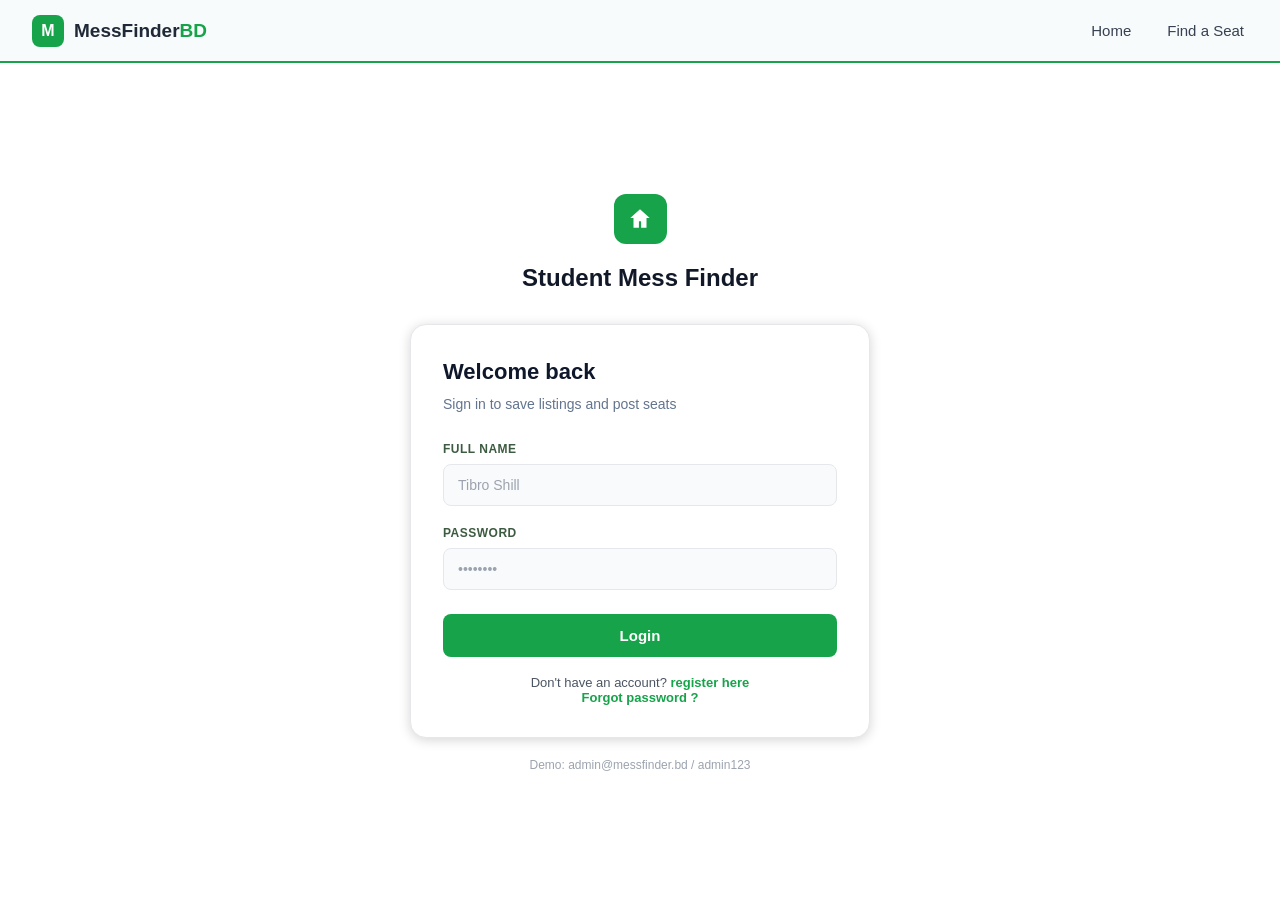
<file: html_files/login.html>
<!DOCTYPE html>
<html lang="en">

<head>
    <meta charset="UTF-8">
    <meta name="viewport" content="width=device-width, initial-scale=1.0">
    <title>Login</title>
    <link rel="stylesheet" href="../css_files/nav.css">
    <link rel="stylesheet" href="../css_files/login.css">
</head>

<body>
    <nav class="navbar" style="background-color: #f0f7f78a;">
        <div class="brand">
            <div class="logo-icon">M</div>
            <div class="brand-name">MessFinder<span>BD</span></div>
        </div>

        <input type="checkbox" id="nav-toggle" class="nav-toggle" style="display:none;">
        <label for="nav-toggle" class="menu-toggle">
            <span></span>
            <span></span>
            <span></span>
        </label>

        <div class="nav-links">
            <a href="/PUC_project_git/Mess_Finder_Project/php_files/index.php">Home</a>
            <a href="#">Find a Seat</a>
        </div>

        <!-- <div class="nav-actions">
            <a href="login.html" class="login-link">Login</a>
            <a href="registration_form.html" class="register-btn">Register</a>
        </div> -->
    </nav>

    <!-- <section>
        <div class="st_icno">
            <span>M</span>
        </div>
        <h1 style="text-align: center; padding-left: 20px;">Student Mess Finder</h1>
    </section> -->

    <section>
        <div class="login-wrapper">
            <div class="login-page">
                <div class="home_logo-icon">
                    <svg viewBox="0 0 24 24" xmlns="http://www.w3.org/2000/svg">
                        <path d="M12 3l9 8h-3v9h-5v-6H11v6H6v-9H3z" />
                    </svg>
                </div>
                <h1 class="brand-title">Student Mess Finder</h1>

                <div class="login-card">
                    <h1 class="wel-note">Welcome back</h1>
                    <p class="wel-note-sub">Sign in to save listings and post seats</p>

                    <!-- eikhan theke form suru -->
                    <form action="/PUC_project_git/Mess_Finder_Project/php_files/login.php" method="post">
                        <div class="form-group">
                            <!-- <label for="email">Email</label>
                            <input type="email" id="email" name="email" placeholder="admin@messfinder.bd" required> -->
                            <label for="full_name">Full Name</label>
                            <input type="text" id="userName" name="full_name" placeholder="Tibro Shill" required>
                        </div>

                        <div class="form-group">
                            <label for="password">Password</label>
                            <input type="password" id="password" name="password" placeholder="••••••••" required>
                        </div>

                        <button type="submit" class="login-btn" name="login">Login</button>
                    </form>

                    <p class="form-footer">
                        
                        Don't have an account? <a href="registration_form.html">register here</a> <br>
                        <a href="/Mess_Finder_Project/html_files/badam.html">Forgot password ?</a>
                    </p>
                </div>

                <p class="demo-note">Demo: admin@messfinder.bd / admin123</p>
            </div>
        </div>
    </section>
</body>

</html>
</file>
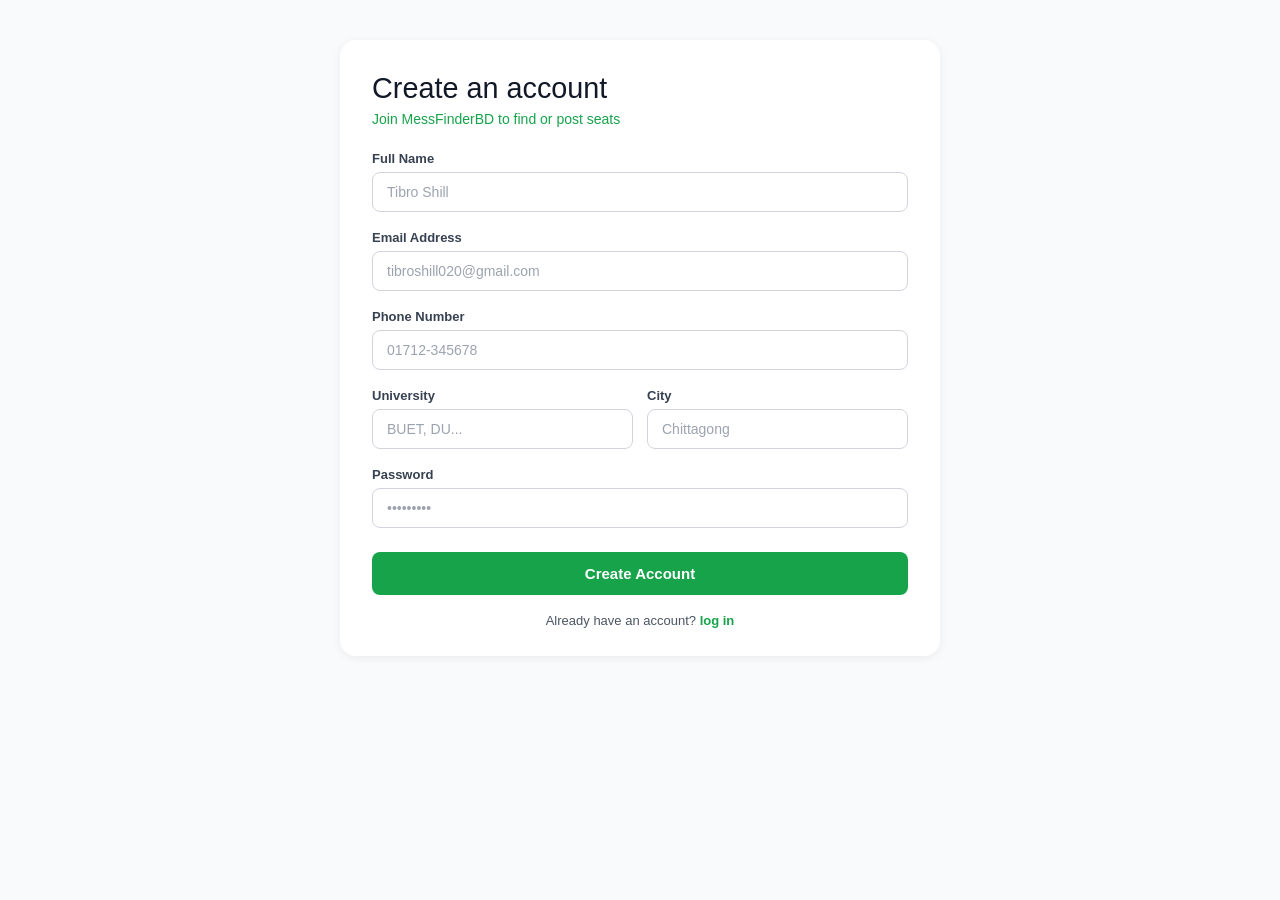
<file: html_files/registration_form.html>
<!DOCTYPE html>
<html lang="en">

<head>
    <meta charset="UTF-8">
    <meta name="viewport" content="width=device-width, initial-scale=1.0">
    <title>Registration</title>
    <link rel="stylesheet" href="../css_files/registration.css">
    <link rel="stylesheet" href="../css_files/nav.css">
</head>

<body>

     
    <div class="form-card">
        <h1 class="form-title">Create an account</h1>
        <p class="form-subtitle">Join MessFinderBD to find or post seats</p>

        <form action="/PUC_project_git/Mess_Finder_Project/php_files/registration.php" method="post">
            <div class="form-group">
                <label for="full_name">Full Name</label>
                <input type="text" id="userName" name="full_name" placeholder="Tibro Shill" required>
            </div>

            <div class="form-group">
                <label for="email">Email Address</label>
                <input type="email" id="email" name="email" placeholder="tibroshill020@gmail.com" required>
            </div>

            <div class="form-group">
                <label for="phone">Phone Number</label>
                <input type="tel" id="phone" name="phone" placeholder="01712-345678" required>
            </div>

            <div class="form-row">
                <div class="form-group">
                    <label for="university">University</label>
                    <input type="text" id="university" name="university" placeholder="BUET, DU..." required>
                </div>
                <div class="form-group">
                    <label for="city">City</label>
                    <input type="text" id="city" name="city" placeholder="Chittagong">
                </div>
            </div>

            <div class="form-group">
                <label for="password">Password</label>
                <input type="password" id="password" name="password" placeholder="•••••••••" required>
            </div>

            <button type="submit" class="submit-btn">Create Account</button>
        </form>

        <p class="form-footer">
            Already have an account? <a href="login.html">log in</a>
        </p>
    </div>
    <script src="/js_files/index.js"></script>
</body>
</html>
</file>
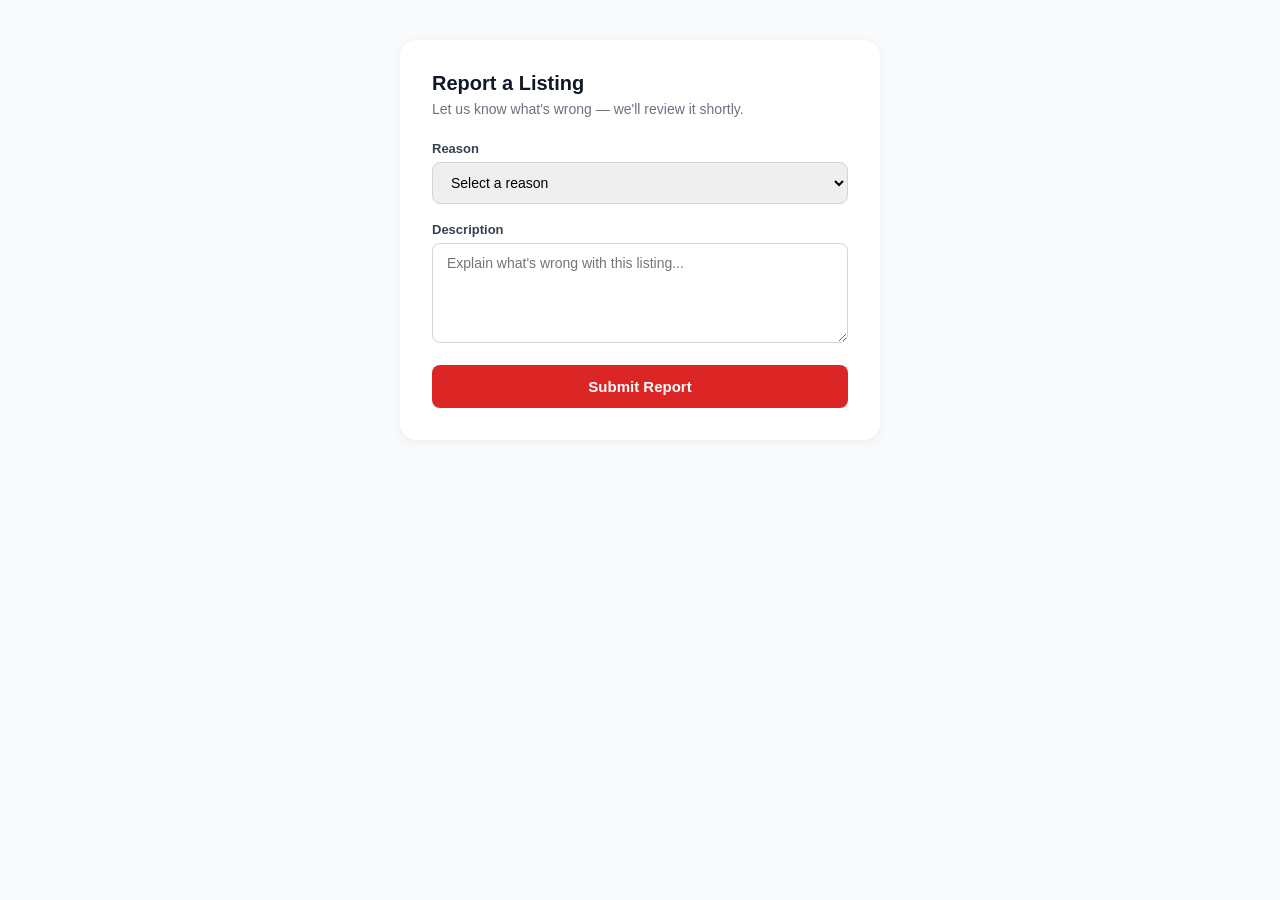
<file: html_files/report.html>
<!DOCTYPE html>
<html lang="en">

<head>
  <meta charset="UTF-8">
  <meta name="viewport" content="width=device-width, initial-scale=1.0">
  <title>Report a Listing</title>
  <link rel="stylesheet" href="../css_files/report.css">
</head>

<body>

  <div class="form-card">
    <h1 class="form-title">Report a Listing</h1>
    <p class="form-subtitle">Let us know what's wrong — we'll review it shortly.</p>

    <form action="/PUC_project_git/Mess_Finder_Project/php_files/submit-report.php" method="post">
      <input type="hidden" name="listing_id" value="LISTING_ID_HERE">

      <div class="form-group">
        <label for="reason">Reason</label>
        <select id="reason" name="reason" required>
          <option value="">Select a reason</option>
          <option value="Fake Listing">Fake Listing</option>
          <option value="Scam">Scam</option>
          <option value="Inappropriate Content">Inappropriate Content</option>
          <option value="Owner Unresponsive">Owner Unresponsive</option>
          <option value="Other">Other</option>
        </select>
      </div>

      <div class="form-group">
        <label for="description">Description</label>
        <textarea id="description" name="description" placeholder="Explain what's wrong with this listing..."
          required></textarea>
      </div>

      <button type="submit" class="submit-btn">Submit Report</button>
    </form>
  </div>

</body>

</html>
</file>
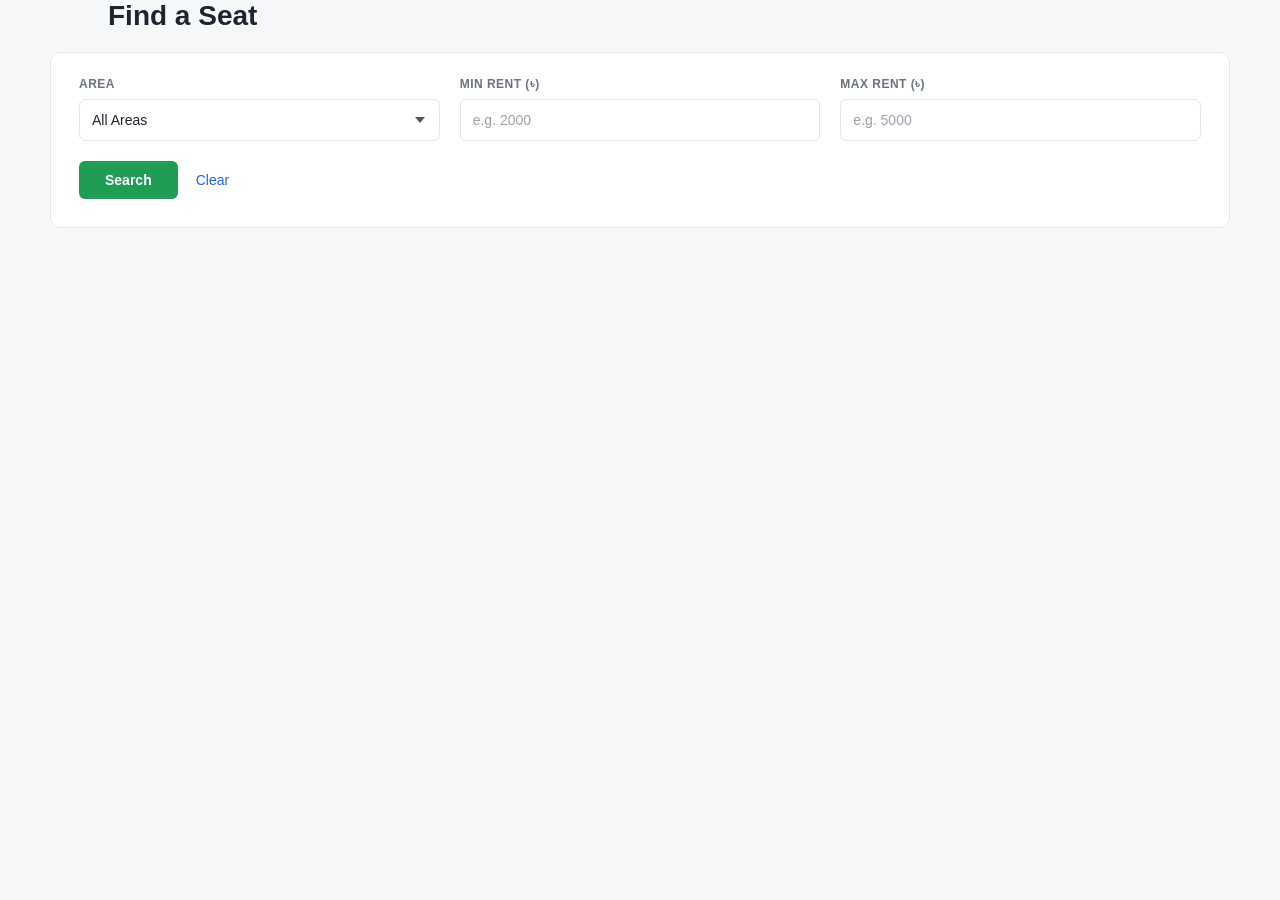
<file: html_files/seat.html>
<!DOCTYPE html>
<html lang="en">

<head>
    <meta charset="UTF-8">
    <meta name="viewport" content="width=device-width, initial-scale=1, viewport-fit=cover">
    <title>Find a Seat</title>
    <link rel="stylesheet" href="../css_files/seat.css">
</head>

<body>

    <h1>Find a Seat</h1>

    <div class="card">
        <div class="fields">
            <div class="field">
                <label for="area">Area</label>
                <select id="area">
                    <option value="">All Areas</option>
                    <option value="mirpur">Mirpur</option>
                    <option value="dhanmondi">Dhanmondi</option>
                    <option value="uttara">Uttara</option>
                    <option value="mohammadpur">Mohammadpur</option>
                    <option value="badda">Badda</option>
                </select>
            </div>

            <div class="field">
                <label for="minRent">Min Rent (৳)</label>
                <input type="number" id="minRent" placeholder="e.g. 2000" min="0">
            </div>

            <div class="field">
                <label for="maxRent">Max Rent (৳)</label>
                <input type="number" id="maxRent" placeholder="e.g. 5000" min="0">
            </div>
        </div>

        <div class="actions">
            <button class="search" id="searchBtn">Search</button>
            <button class="clear" id="clearBtn">Clear</button>
        </div>
    </div>

    <div class="results" id="results"></div>


    <script src="../js_files/seat.js"></script>
</body>

</html>
</file>
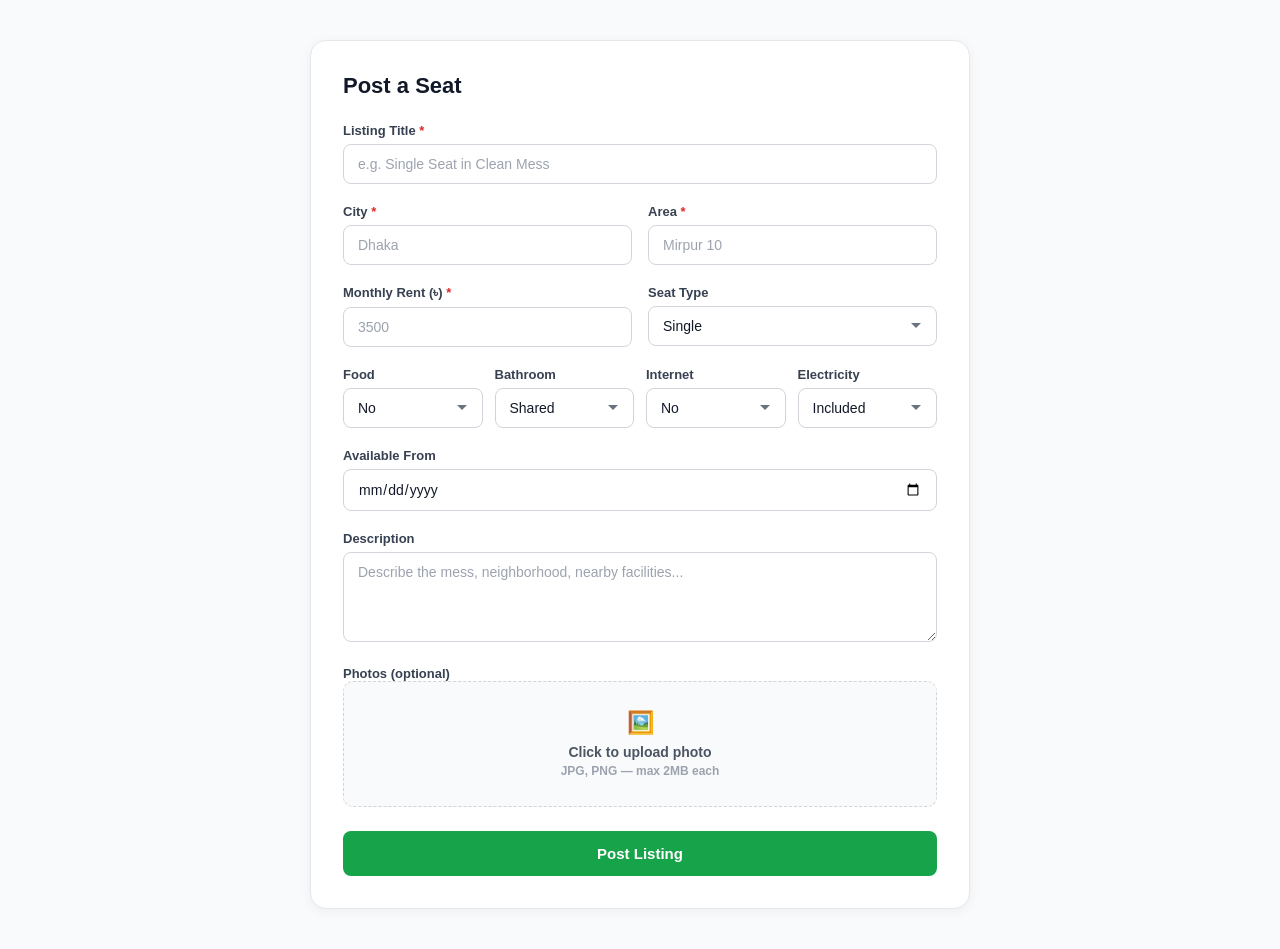
<file: html_files/seat_posting_form.html>
<!DOCTYPE html>
<html lang="en">

<head>
    <meta charset="UTF-8">
    <meta name="viewport" content="width=device-width, initial-scale=1.0">
    <title>Seat_posting</title>
    <link rel="stylesheet" href="../css_files/seat_posting.css">
</head>

<body>

    <div class="form-card">
        <h1 class="form-title">Post a Seat</h1>

        <form action="/PUC_project_git/Mess_Finder_Project/php_files/seat_posting.php"  method="post" enctype="multipart/form-data">
            <div class="form-group">
                <label for="title">Listing Title <span class="required">*</span></label>
                <input type="text" id="title" placeholder="e.g. Single Seat in Clean Mess" name="title" required>
            </div>

            <div class="form-row">
                <div class="form-group">
                    <label for="city">City <span class="required">*</span></label>
                    <input type="text" id="city" placeholder="Dhaka" name="city" required>
                </div>
                <div class="form-group">
                    <label for="area">Area <span class="required">*</span></label>
                    <input type="text" id="area" placeholder="Mirpur 10" name="area" required>
                </div>
            </div>

            <div class="form-row">
                <div class="form-group">
                    <label for="rent">Monthly Rent (৳) <span class="required">*</span></label>
                    <input type="number" id="rent" placeholder="3500" name="monthly_rent" required>
                </div>
                <div class="form-group">
                    <label for="seat-type">Seat Type</label>
                    <select id="seat-type" required name="seat_type">
                        <option>Single</option>
                        <option>Shared (2)</option>
                        <option>Shared (3+)</option>
                    </select>
                </div>
            </div>

            <div class="form-row-4">
                <div class="form-group">
                    <label for="food">Food</label>
                    <select id="food" name="food" required>
                        <option>No</option>
                        <option>Yes</option>
                    </select>
                </div>
                <div class="form-group">
                    <label for="bathroom">Bathroom</label>
                    <select id="bathroom" name="bathroom" required>
                        <option>Shared</option>
                        <option>Attached</option>
                    </select>
                </div>
                <div class="form-group">
                    <label for="internet">Internet</label>
                    <select id="internet" name="internet" required>
                        <option>No</option>
                        <option>Yes</option>
                    </select>
                </div>
                <div class="form-group">
                    <label for="electricity">Electricity</label>
                    <select id="electricity" name="electricity" required>
                        <option>Included</option>
                        <option>Extra</option>
                    </select>
                </div>
            </div>

            <div class="form-group">
                <label for="available-from">Available From</label>
                <input type="date" id="available-from" name="available_from" required>
            </div>

            <div class="form-group">
                <label for="description">Description</label>
                <textarea id="description" placeholder="Describe the mess, neighborhood, nearby facilities..." name="description"></textarea>
            </div>

            <div class="form-group">
                <label for="photo">Photos (optional)
                    <div class="upload-box">
                        <div class="upload-icon">🖼️</div>
                        <div class="upload-text">Click to upload photo</div>
                        <div class="upload-hint">JPG, PNG — max 2MB each</div>
                        <input type="file" name="photo" id="photo" accept="image/png, image/jpeg" multiple
                            style="display:none;">
                    </div>
                </label>

            </div>

            <button type="submit" class="submit-btn">Post Listing</button>
        </form>
    </div>

</body>

</html>
</file>
<file: css_files/nav.css>
:root {
  --green: #16a34a;
  --green-dark: #128a3e;
  --text-dark: #1f2937;
  --text-muted: #374151;
  --border: #16a34a;
}

* {
  margin: 0;
  padding: 0;
  box-sizing: border-box;
}

body {
  font-family: 'Segoe UI', Arial, sans-serif;
}

.navbar {
  display: flex;
  align-items: center;
  justify-content: space-between;
  padding: 14px 32px;
  border-bottom: 2px solid var(--border);
  position: relative;
}

.brand {
  display: flex;
  align-items: center;
  gap: 10px;
}

.logo-icon {
  width: 32px;
  height: 32px;
  background: var(--green);
  border-radius: 8px;
  display: flex;
  align-items: center;
  justify-content: center;
  color: #fff;
  font-weight: 700;
  font-size: 16px;
  flex-shrink: 0;
}

.brand-name {
  font-size: 19px;
  font-weight: 700;
  color: var(--text-dark);
  white-space: nowrap;
}

.brand-name span {
  color: var(--green);
}

.nav-links {
  display: flex;
  align-items: center;
  gap: 28px;
}

.nav-links a {
  text-decoration: none;
  font-size: 15px;
  color: var(--text-muted);
  font-weight: 500;
}

.nav-links a.active {
  color: var(--green);
  background: #eafcf1;
  padding: 8px 14px;
  border-radius: 6px;
}

.nav-links a:not(.active) {
  padding: 8px 4px;
}

.nav-links a:not(.active):hover {
  color: var(--green);
  background: #eafcf1;
  padding: 8px 6px;
  border-radius: 6px;
}

.nav-actions {
  display: flex;
  align-items: center;
  gap: 20px;
}

.login-link {
  text-decoration: none;
  color: var(--text-dark);
  font-size: 15px;
  font-weight: 500;
}

.register-btn {
  background: var(--green);
  color: #fff;
  text-decoration: none;
  font-size: 15px;
  font-weight: 600;
  padding: 10px 20px;
  border-radius: 6px;
  border: none;
  cursor: pointer;
  transition: background 0.2s ease;
}

.register-btn:hover {
  background: var(--green-dark);
}

.register-btn:active {
  background: #e1f3e2;
  color: var(--green);
}

/* Hamburger, hidden on desktop */
.menu-toggle {
  display: none;
  flex-direction: column;
  justify-content: center;
  gap: 5px;
  background: none;
  border: none;
  cursor: pointer;
  padding: 6px;
}

.menu-toggle span {
  width: 24px;
  height: 2px;
  background: var(--text-dark);
  display: block;
}

/* ---------- Responsive: small screens ---------- */
@media (max-width: 768px) {
  .navbar {
    flex-wrap: wrap;
    padding: 12px 20px;
  }

  .menu-toggle {
    display: flex;
  }

  .nav-links,
  .nav-actions {
    display: none;
  }

  /* When menu is open (toggled via checkbox hack) */
  .nav-toggle:checked~.nav-links,
  .nav-toggle:checked~.nav-actions {
    display: flex;
  }

  .nav-links {
    order: 3;
    width: 100%;
    flex-direction: column;
    align-items: flex-start;
    gap: 4px;
    margin-top: 14px;
  }

  .nav-links a.active {
    width: 100%;
  }

  .nav-actions {
    order: 4;
    width: 100%;
    flex-direction: column;
    align-items: stretch;
    gap: 10px;
    margin-top: 12px;
  }

  .register-btn {
    text-align: center;
  }
}
</file>
<file: css_files/login.css>
/* .st_icno{
    background-color: oklch(62.7% 0.194 149.214);
    border-radius: .5rem;
    justify-content: center;
    align-items: center;
    width: 2.5rem;
    height: 2.5rem;
    display: flex;
    margin-left: 50%;
    margin-top: 5rem;
    margin-bottom: 12px;
}
.st_icno span{
    color: #fff;
    font-weight: 700;
    font-size: 1.4rem;
    line-height: calc(1.25 / 0.875);
    font-family: 'Outfit', sans-serif;

}
.st_icno h1{
    text-align: center;
} */
body {
  margin: 0;
}

.login-wrapper {
  display: flex;
  justify-content: center;
  align-items: center;
  min-height: calc(100vh - 60px);
  padding: 40px 16px;
}

.login-page {
  width: 100%;
  max-width: 460px;
  text-align: center;
}

.home_logo-icon {
  width: 53px;
  height: 50px;
  background: #16a34a;
  border-radius: 12px;
  display: flex;
  align-items: center;
  justify-content: center;
  margin: 0 auto 20px;
}

.home_logo-icon svg {
  width: 26px;
  height: 26px;
  fill: #fff;
  text-align: center;
}

.brand-title {
  font-size: 24px;
  font-weight: 700;
  color: #111827;
  margin-bottom: 32px;
  text-align: center;
}

.login-card {
  background: #fff;
  border: 1px solid #e5e7eb;
  border-radius: 16px;
  box-shadow: 0 2px 12px rgba(0, 0, 0, 0.17);
  padding: 32px;
  text-align: left;
}
.wel-note{
  color: oklch(20.8% 0.042 265.755);
  font-size: 22px;
  line-height: calc(2 / 1.5);
  font-family: 'Outfit', sans-serif;
  font-weight: 700;
  margin-bottom: 8px;
}
.wel-note-sub{
  font-family: 'Nunito', sans-serif;
  margin-bottom: 28px;
  color: oklch(55.4% 0.046 257.417);
  font-size:14px;
  line-height: calc(1.25 / 0.875);

}
/* ------------------ */

.form-group {
  margin-bottom: 20px;
}

label {
  display: block;
  font-size: 12px;
  font-weight: 700;
  letter-spacing: 0.5px;
  color: #3d5b41;
  text-transform: uppercase;
  margin-bottom: 8px;
}

input {
  width: 100%;
  padding: 12px 14px;
  font-size: 14px;
  background: #f9fafb;
  border: 1px solid #e5e7eb;
  border-radius: 8px;
  outline: none;
  color: #111827;
  transition: border-color 0.15s ease, box-shadow 0.15s ease;
}

input::placeholder {
  color: #9ca3af;
}

input:focus {
  border-color: #16a34a;
  background: #fff;
  box-shadow: 0 0 0 3px rgba(22, 163, 74, 0.15);
}

.login-btn {
  width: 100%;
  background: #16a34a;
  color: #fff;
  font-size: 15px;
  font-weight: 600;
  border: none;
  border-radius: 8px;
  padding: 13px;
  cursor: pointer;
  margin-top: 4px;
  transition: background 0.2s ease;
}

.form-footer {
  text-align: center;
  font-size: 13px;
  color: #4b5563;
  margin-top: 18px;
}

.form-footer a {
  color: #16a34a;
  font-weight: 600;
  text-decoration: none;
}

.form-footer a:hover {
  text-decoration: underline;
}

.login-btn:hover {
  background: #128a3e;
}

.demo-note {
  text-align: center;
  font-size: 12px;
  color: #9ca3af;
  margin-top: 20px;
}


@media (max-width: 480px) {
  .login-card {
    padding: 24px 20px;
    border-radius: 12px;
  }

  .brand-title {
    font-size: 20px;
  }

  .logo-icon {
    width: 48px;
    height: 48px;
  }
}
</file>
<file: css_files/registration.css>
* {
    margin: 0;
    padding: 0;
    box-sizing: border-box;
  }
 
  body {
    font-family: 'Segoe UI', Arial, sans-serif;
    background: #f8fafc;
    display: flex;
    justify-content: center;
    padding: 40px 16px;
  }
 
  .form-card {
    background: #fff;
    width: 100%;
    max-width: 600px;
    border-radius: 16px;
    box-shadow: 0 2px 10px rgba(0,0,0,0.06);
    padding: 32px 32px 28px;
  }
 
  .form-title {
    font-size: 1.8rem;
    font-weight: 450;
    color: #111827;
    margin-bottom: 6px;
  }
 
  .form-subtitle {
    font-size: 14px;
    color: #16a34a;
    margin-bottom: 24px;
  }
 
  .form-group {
    margin-bottom: 18px;
  }
 
  .form-row {
    display: flex;
    gap: 14px;
  }
 
  .form-row .form-group {
    flex: 1;
  }
 
  label {
    display: block;
    font-size: 13px;
    font-weight: 600;
    color: #374151;
    margin-bottom: 6px;
  }
 
  input {
    width: 100%;
    padding: 11px 14px;
    font-size: 14px;
    border: 1px solid #d1d5db;
    border-radius: 8px;
    outline: none;
    transition: border-color 0.15s ease, box-shadow 0.15s ease;
  }
 
  input::placeholder {
    color: #9ca3af;
  }
 
  input:focus {
    border-color: #16a34a;
    box-shadow: 0 0 0 3px rgba(22,163,74,0.15);
  }
 
  .submit-btn {
    width: 100%;
    background: #16a34a;
    color: #fff;
    font-size: 15px;
    font-weight: 600;
    border: none;
    border-radius: 8px;
    padding: 13px;
    cursor: pointer;
    margin-top: 6px;
    transition: background 0.2s ease;
  }
 
  .submit-btn:hover {
    background: #128a3e;
  }
 
  .form-footer {
    text-align: center;
    font-size: 13px;
    color: #4b5563;
    margin-top: 18px;
  }
 
  .form-footer a {
    color: #16a34a;
    font-weight: 600;
    text-decoration: none;
  }
 
  .form-footer a:hover {
    text-decoration: underline;
  }
 
  /* ---------- Responsive breakpoints ---------- */
 
  /* Phones: stack University / City, tighten padding */
  @media (max-width: 480px) {
    .form-card {
      padding: 24px 20px 22px;
      border-radius: 12px;
    }
    .form-title {
      font-size: 19px;
    }
    .form-row {
      flex-direction: column;
      gap: 0;
    }
  }
</file>
<file: css_files/report.css>
* {
     margin: 0;
     padding: 0;
     box-sizing: border-box;
 }

 body {
     font-family: 'Segoe UI', Arial, sans-serif;
     background: #f8fafc;
     padding: 40px 16px;
 }

 .form-card {
     background: #fff;
     max-width: 480px;
     margin: 0 auto;
     border-radius: 16px;
     box-shadow: 0 2px 10px rgba(0, 0, 0, 0.06);
     padding: 32px;
 }

 .form-title {
     font-size: 20px;
     font-weight: 700;
     color: #111827;
     margin-bottom: 6px;
 }

 .form-subtitle {
     font-size: 14px;
     color: #6b7280;
     margin-bottom: 24px;
 }

 .form-group {
     margin-bottom: 18px;
 }

 label {
     display: block;
     font-size: 13px;
     font-weight: 600;
     color: #374151;
     margin-bottom: 6px;
 }

 select,
 textarea {
     width: 100%;
     padding: 11px 14px;
     font-size: 14px;
     font-family: inherit;
     border: 1px solid #d1d5db;
     border-radius: 8px;
     outline: none;
 }

 textarea {
     resize: vertical;
     min-height: 100px;
 }

 select:focus,
 textarea:focus {
     border-color: #dc2626;
     box-shadow: 0 0 0 3px rgba(220, 38, 38, 0.12);
 }

 .submit-btn {
     width: 100%;
     background: #dc2626;
     color: #fff;
     font-size: 15px;
     font-weight: 600;
     border: none;
     border-radius: 8px;
     padding: 13px;
     cursor: pointer;
 }

 .submit-btn:hover {
     background: #b91c1c;
 }






 .report-card {
      background: #fff;
      border-radius: 12px;
      padding: 20px 24px;
      box-shadow: 0 1px 4px rgba(0, 0, 0, 0.08);
      max-width: 700px;
  }

  .report-header {
      display: flex;
      justify-content: space-between;
      align-items: center;
      margin-bottom: 8px;
  }

  .report-id {
      color: #6b7280;
      font-weight: 500;
      font-size: 14px;
  }

  .report-title {
      margin: 4px 0;
      font-size: 18px;
      color: #1f2937;
  }

  .report-meta {
      color: #9ca3af;
      font-size: 13px;
      margin: 4px 0 10px;
  }

  .report-meta strong {
      color: #374151;
  }

  .report-desc {
      color: #374151;
      font-size: 14px;
      margin: 0;
  }

  .btn-delete {
      background: #fff;
      color: #ef4444;
      border: 1px solid #ef4444;
      padding: 8px 18px;
      border-radius: 6px;
      font-size: 14px;
      cursor: pointer;
  }

  .btn-delete:hover {
      background: #fef2f2;
  }
</file>
<file: css_files/seat.css>
:root {
    --bg: #f7f8fa;
    --card: #ffffff;
    --border: #e2e5ea;
    --text: #1f2430;
    --label: #6b7280;
    --green: #1f9d55;
    --green-dark: #188a49;
    --focus: #22c55e;
}

* {
    box-sizing: border-box;
}

body {
    margin: 0;
    background: var(--bg);
    font-family: -apple-system, BlinkMacSystemFont, "Segoe UI", Roboto, Helvetica, Arial, sans-serif;
    color: var(--text);
    padding: 0 24px 40px;
    padding-top: 0px;
}

.navbar {
    margin: 0 -24px 40px;
}

.post-seat-btn {
    background: #16a34a;
    color: #fff;
    text-decoration: none;
    font-size: 14px;
    font-weight: 600;
    padding: 10px 18px;
    border-radius: 6px;
    font-family: 'Gill Sans', 'Gill Sans MT', Calibri, 'Trebuchet MS', sans-serif;
}

h1 {
    font-size: 28px;
    font-weight: 600;
    margin: 0 0 20px 4px;
    padding-left: 5rem;
}

.card {
    max-width: 1180px;
    margin: 0 auto;
    background: var(--card);
    border: 1px solid var(--border);
    border-radius: 10px;
    padding: 24px 28px 28px;
}

.fields {
    display: flex;
    flex-wrap: wrap;
    gap: 20px;
    margin-bottom: 20px;
}

.field {
    display: flex;
    flex-direction: column;
    gap: 8px;
    flex: 1 1 220px;
    min-width: 180px;
}

label {
    font-size: 12px;
    font-weight: 600;
    letter-spacing: .04em;
    color: var(--label);
    text-transform: uppercase;
}

label .unit {
    color: #16a34a;
    font-weight: 600;
}

select,
input {
    height: 42px;
    border: 1px solid var(--border);
    border-radius: 6px;
    padding: 0 12px;
    font-size: 14px;
    color: var(--text);
    background: #fff;
    width: 100%;
    outline: none;
    transition: border-color .15s ease, box-shadow .15s ease;
}

select {
    appearance: none;
    -webkit-appearance: none;
    background-image: url("data:image/svg+xml;utf8,<svg xmlns='http://www.w3.org/2000/svg' width='10' height='6'><path d='M0 0l5 6 5-6z' fill='%23555'/></svg>");
    background-repeat: no-repeat;
    background-position: right 14px center;
}

input::placeholder {
    color: #9aa1ab;
}

select:focus,
input:focus {
    border-color: var(--focus);
    box-shadow: 0 0 0 3px rgba(34, 197, 94, .15);
}

.actions {
    display: flex;
    align-items: center;
    gap: 18px;
}

button.search {
    background: var(--green);
    color: #fff;
    border: none;
    border-radius: 6px;
    padding: 11px 26px;
    font-size: 14px;
    font-weight: 600;
    cursor: pointer;
    transition: background .15s ease;
}

button.search:hover {
    background: var(--green-dark);
}

button.search:active {
    transform: translateY(1px);
}

.clear {
    background: none;
    border: none;
    color: #2563eb;
    font-size: 14px;
    cursor: pointer;
    padding: 0;
}

.clear:hover {
    text-decoration: underline;
}

.results {
    max-width: 1180px;
    margin: 20px auto 0;
    font-size: 14px;
    color: var(--label);
    padding: 0 4px;
}

.results.show {
    color: var(--text);
}

/* seat-listing style----------------*/







.cards-grid {
    display: grid;
    grid-template-columns: repeat(3, minmax(0, 1fr));
    gap: 24px;
    width: min(1180px, calc(100% - 40px));
    margin: 20px auto 0;
    align-items: stretch;
}

.seat-card {
    display: flex;
    flex-direction: column;
    height: 100%;
    background: #fff;
    border-radius: 14px;
    overflow: hidden;
    box-shadow: 0 1px 4px rgb(0 0 0 / 59%);
}

.seat-img-wrap {
    position: relative;
    height: 180px;
}

.seat-img-wrap img {
    width: 100%;
    height: 100%;
    object-fit: cover;
    display: block;
}
.results-count{
    margin-left: 50px;
}
.type-badge {
    position: absolute;
    top: 12px;
    left: 12px;
    background: #16a34a;
    color: #fff;
    font-size: 12px;
    font-weight: 700;
    padding: 4px 12px;
    border-radius: 6px;
}

.heart-btn {
    position: absolute;
    top: 12px;
    right: 12px;
    width: 30px;
    height: 30px;
    background: rgba(255, 255, 255, 0.9);
    border-radius: 50%;
    display: flex;
    align-items: center;
    justify-content: center;
    font-size: 14px;
    cursor: pointer;
}

.seat-body {
    display: flex;
    flex-direction: column;
    flex: 1;
    padding: 16px 18px 20px;
}

.seat-title {
    font-size: 16px;
    font-weight: 600;
    color: #0f172a;
    margin-bottom: 10px;
}

.seat-meta {
    font-size: 14px;
    color: #475569;
    margin-bottom: 6px;
    display: flex;
    align-items: center;
    gap: 6px;
}

.seat-meta.location {
    color: #16a34a;
}

.seat-meta.rent {
    color: #ea580c;
    font-weight: 600;
}

.seat-meta.no-food {
    color: #94a3b8;
}

.view-btn {
    display: block;
    width: 100%;
    text-align: center;
    background: #dcfce7;
    color: #16a34a;
    text-decoration: none;
    font-size: 14px;
    font-weight: 600;
    padding: 11px;
    border-radius: 8px;
    margin-top: auto;
    transition: background 0.2s ease;
}

.view-btn:hover {
    background: #bbf7d0;
}

.empty-state {
    text-align: center;
    padding: 60px 20px;
    color: #94a3b8;
    font-size: 15px;
}
/* ---------- Responsive breakpoints ---------- */
@media (max-width: 1024px) {
    .cards-grid {
        grid-template-columns: repeat(2, minmax(0, 1fr));
        width: min(100%, calc(100% - 24px));
        gap: 18px;
        margin: 20px auto 0;
    }

    .results-count {
        display: none;
    }
}

@media (max-width: 640px) {
    body {
        padding: 20px 16px;
    }

    .cards-grid {
        grid-template-columns: 1fr;
        width: 100%;
        gap: 16px;
        margin: 20px 0 0;
    }

    .results-count {
        display: none;
    }

    .seat-card {
        width: 100%;
    }
}
</file>
<file: css_files/seat_posting.css>
* {
    margin: 0;
    padding: 0;
    box-sizing: border-box;
}

body {
    font-family: 'Segoe UI', Arial, sans-serif;
    background: #f8fafc;
    padding: 40px 16px;
}

.form-card {
    background: #fff;
    max-width: 660px;
    margin: 0 auto;
    border: 1px solid #e5e7eb;
    border-radius: 16px;
    box-shadow: 0 2px 12px rgba(0, 0, 0, 0.05);
    padding: 32px;
}

.form-title {
    font-size: 22px;
    font-weight: 700;
    color: #111827;
    margin-bottom: 24px;
}

.form-group {
    margin-bottom: 20px;
}

.form-row {
    display: flex;
    gap: 16px;
}

.form-row .form-group {
    flex: 1;
}

.form-row-4 {
    display: flex;
    gap: 12px;
}

.form-row-4 .form-group {
    flex: 1;
}

label {
    display: block;
    font-size: 13px;
    font-weight: 600;
    color: #374151;
    margin-bottom: 6px;
}

label .required {
    color: #dc2626;
}

input,
select,
textarea {
    width: 100%;
    padding: 11px 14px;
    font-size: 14px;
    font-family: inherit;
    color: #111827;
    background: #fff;
    border: 1px solid #d1d5db;
    border-radius: 8px;
    outline: none;
    transition: border-color 0.15s ease, box-shadow 0.15s ease;
}

input::placeholder,
textarea::placeholder {
    color: #9ca3af;
}

input:focus,
select:focus,
textarea:focus {
    border-color: #16a34a;
    box-shadow: 0 0 0 3px rgba(22, 163, 74, 0.15);
}

select {
    cursor: pointer;
    appearance: none;
    background-image: url("data:image/svg+xml,%3Csvg xmlns='http://www.w3.org/2000/svg' width='12' height='8' viewBox='0 0 12 8'%3E%3Cpath fill='%236b7280' d='M1 1l5 5 5-5'/%3E%3C/svg%3E");
    background-repeat: no-repeat;
    background-position: right 14px center;
    padding-right: 32px;
}

textarea {
    resize: vertical;
    min-height: 90px;
}

/* Photo upload dropzone */
.upload-box {
    border: 1.5px dashed #d1d5db;
    border-radius: 10px;
    padding: 28px 16px;
    text-align: center;
    cursor: pointer;
    background: #f9fafb;
}

.upload-box:hover {
    border-color: #16a34a;
    background: #f0fdf4;
}

.upload-icon {
    font-size: 22px;
    margin-bottom: 8px;
}

.upload-text {
    font-size: 14px;
    color: #4b5563;
    margin-bottom: 4px;
}

.upload-hint {
    font-size: 12px;
    color: #9ca3af;
}

.submit-btn {
    width: 100%;
    background: #16a34a;
    color: #fff;
    font-size: 15px;
    font-weight: 600;
    border: none;
    border-radius: 8px;
    padding: 14px;
    cursor: pointer;
    margin-top: 4px;
    transition: background 0.2s ease, transform 0.15s ease, box-shadow 0.15s ease;
}

.submit-btn:hover {
    background: #128a3e;
    transform: translateY(-1px);
    box-shadow: 0 4px 12px rgba(22, 163, 74, 0.25);
}

/* ---------- Responsive breakpoints ---------- */

@media (max-width: 560px) {
    .form-card {
        padding: 24px 20px;
        border-radius: 12px;
    }

    .form-row,
    .form-row-4 {
        flex-direction: column;
        gap: 0;
    }
}
</file>
